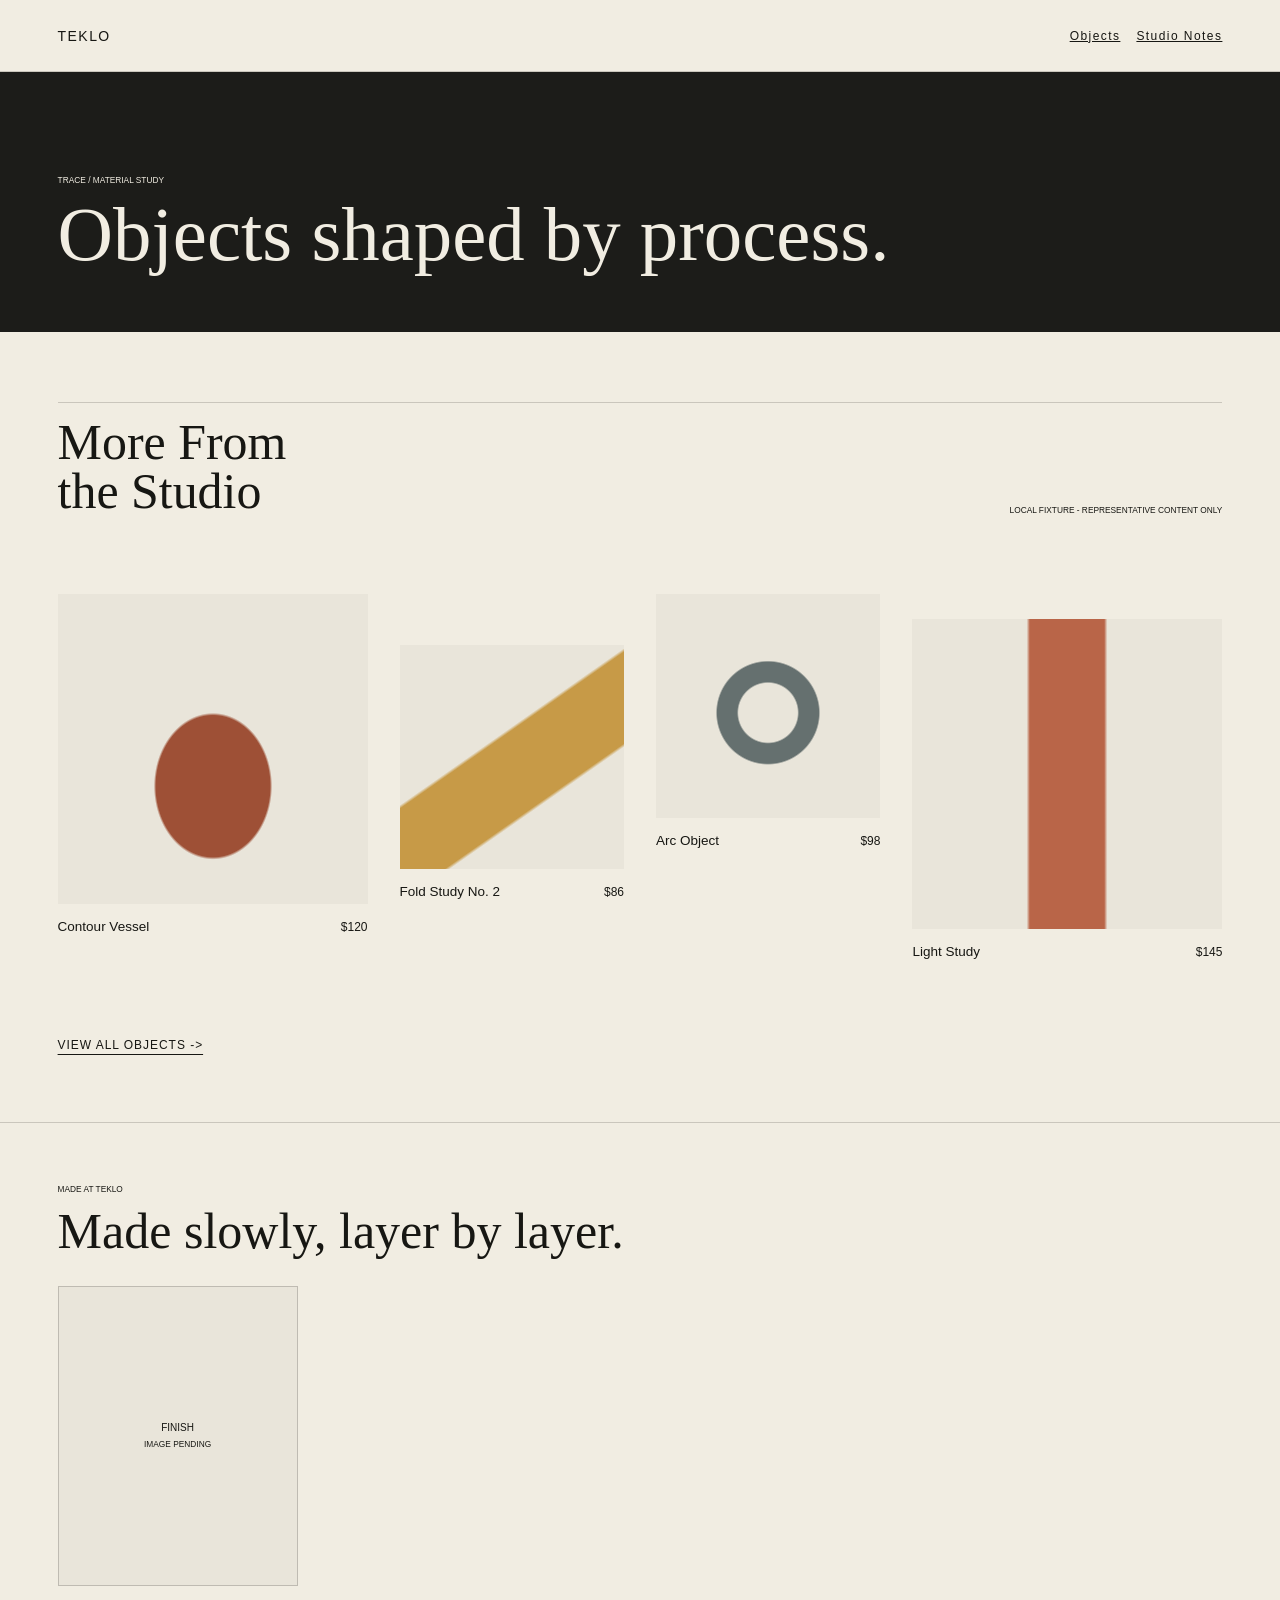
<file: review/fixture/index.html>
<!doctype html>
<html lang="en">
<head><meta charset="utf-8"><meta name="viewport" content="width=device-width, initial-scale=1"><title>Teklo fixture</title><link rel="stylesheet" href="fixture.css"></head>
<body>
  <header><b class="wordmark">TEKLO</b><nav aria-label="Primary"><a href="#studio">Objects</a><a href="#notes">Studio Notes</a></nav></header>
  <main>
    <section class="trace"><small>TRACE / MATERIAL STUDY</small><h1>Objects shaped by process.</h1></section>
    <section class="teklo-featured-collection" id="studio"><div class="collection">
      <div class="collection__title"><h2 class="title">More From the Studio</h2><small>LOCAL FIXTURE - REPRESENTATIVE CONTENT ONLY</small></div>
      <ul class="product-grid" role="list">
        <li><a class="card" href="#one"><span class="media a"></span><span class="info"><span class="card__heading">Contour Vessel</span><span class="price">$120</span></span></a></li>
        <li><a class="card" href="#two"><span class="media b"></span><span class="info"><span class="card__heading">Fold Study No. 2</span><span class="price">$86</span></span></a></li>
        <li><a class="card" href="#three"><span class="media c"></span><span class="info"><span class="card__heading">Arc Object</span><span class="price">$98</span></span></a></li>
        <li><a class="card" href="#four"><span class="media d"></span><span class="info"><span class="card__heading">Light Study</span><span class="price">$145</span></span></a></li>
      </ul>
      <div class="collection__view-all"><a class="link" href="#all">View all objects -&gt;</a></div>
    </div></section>
    <section class="notes" id="notes"><small>MADE AT TEKLO</small><h2>Made slowly, layer by layer.</h2><div class="process-placeholder" role="img" aria-label="Process image not yet supplied"><span>FINISH</span><small>IMAGE PENDING</small></div></section>
  </main>
</body>
</html>
</file>
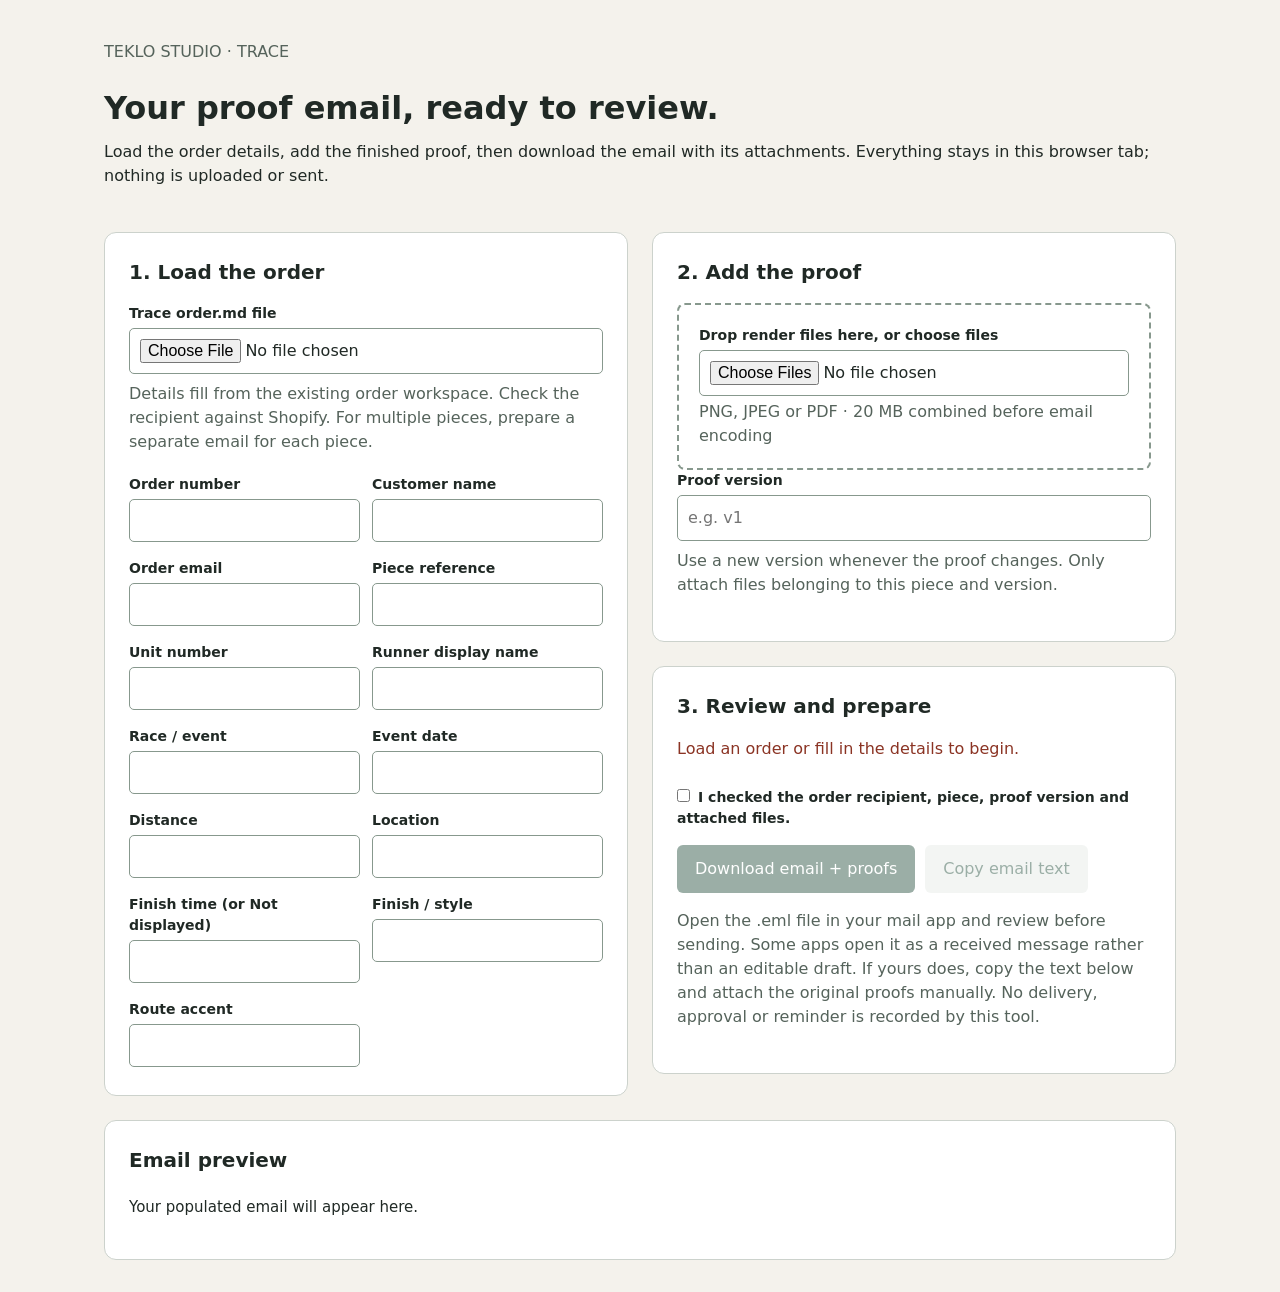
<file: tools/proof-email/index.html>
<!doctype html>
<html lang="en">
<head>
<meta charset="utf-8"><meta name="viewport" content="width=device-width,initial-scale=1">
<meta http-equiv="Content-Security-Policy" content="default-src 'none'; script-src 'self'; style-src 'unsafe-inline'; img-src blob: data:; connect-src 'none'; form-action 'none'; base-uri 'none'">
<title>Trace · Proof email</title>
<style>
*{box-sizing:border-box}body{margin:0;background:#f4f2ec;color:#202925;font:16px/1.5 system-ui,sans-serif}main{max-width:1120px;margin:auto;padding:32px 24px}h1{font-size:32px;margin:0 0 8px}h2{font-size:20px;margin:0 0 16px}p{margin:8px 0 20px}.muted{color:#55635b}.grid{display:grid;grid-template-columns:1fr 1fr;gap:24px}.card{background:white;border:1px solid #ccd2cc;border-radius:12px;padding:24px;margin-top:24px}.fields{display:grid;grid-template-columns:1fr 1fr;gap:12px}label{display:block;font-weight:600;font-size:14px}input{display:block;width:100%;font:inherit;padding:10px;border:1px solid #87988d;border-radius:5px;margin:4px 0}input[type=checkbox]{display:inline;width:auto;margin-right:8px}button{background:#244e3c;color:white;border:0;border-radius:6px;padding:12px 18px;font:inherit;cursor:pointer}button:disabled{opacity:.45;cursor:default}button.secondary{background:#e5ebe6;color:#244e3c}button:focus-visible,input:focus-visible{outline:3px solid #d97732;outline-offset:3px}.drop{padding:20px;border:2px dashed #87988d;border-radius:8px}.drop.over{background:#e5ebe6}pre{white-space:pre-wrap;overflow-wrap:anywhere;font:15px/1.65 system-ui,sans-serif}#status{min-height:28px;color:#8b3424}#files img{max-height:150px;max-width:100%;display:block;margin-top:10px}.actions{display:flex;gap:10px;flex-wrap:wrap;margin:16px 0}.full{grid-column:1/-1}@media(max-width:760px){.grid,.fields{grid-template-columns:1fr}main{padding:20px 14px}.card{padding:18px}}
</style>
<script src="core.js" defer></script><script src="app.js" defer></script>
</head>
<body><main>
<p class="muted">TEKLO STUDIO · TRACE</p><h1>Your proof email, ready to review.</h1>
<p>Load the order details, add the finished proof, then download the email with its attachments. Everything stays in this browser tab; nothing is uploaded or sent.</p>
<div class="grid">
<section class="card"><h2>1. Load the order</h2><label for="orderFile">Trace order.md file</label><input id="orderFile" type="file" accept=".md,.txt"><p class="muted">Details fill from the existing order workspace. Check the recipient against Shopify. For multiple pieces, prepare a separate email for each piece.</p>
<div class="fields" id="fields"></div></section>
<div><section class="card"><h2>2. Add the proof</h2><div class="drop" id="drop"><label for="proofFiles">Drop render files here, or choose files</label><input id="proofFiles" type="file" accept=".png,.jpg,.jpeg,.pdf" multiple><span class="muted">PNG, JPEG or PDF · 20 MB combined before email encoding</span></div><div id="files"></div><label for="version">Proof version</label><input id="version" placeholder="e.g. v1" required autocomplete="off"><p class="muted">Use a new version whenever the proof changes. Only attach files belonging to this piece and version.</p></section>
<section class="card"><h2>3. Review and prepare</h2><p id="status" role="status" aria-live="polite">Load an order or fill in the details to begin.</p><label><input id="review" type="checkbox">I checked the order recipient, piece, proof version and attached files.</label><div class="actions"><button id="download" disabled>Download email + proofs</button><button class="secondary" id="copy" disabled>Copy email text</button></div><p class="muted">Open the .eml file in your mail app and review before sending. Some apps open it as a received message rather than an editable draft. If yours does, copy the text below and attach the original proofs manually. No delivery, approval or reminder is recorded by this tool.</p></section></div>
</div>
<section class="card"><h2>Email preview</h2><p id="subject"></p><pre id="preview">Your populated email will appear here.</pre></section>
</main></body></html>
</file>
<file: review/fixture/fixture.css>
:root { --cream: #f1ede2; --ink: #171713; font-size: 10px; }
* { box-sizing: border-box; }
html, body { margin: 0; max-width: 100%; }
body { margin: 0; background: var(--cream); color: var(--ink); font-family: Arial, sans-serif; }
a { color: inherit; }
header { align-items: center; border-bottom: 1px solid #1717132e; display: flex; font-size: 1.2rem; gap: 2rem; height: 72px; justify-content: space-between; letter-spacing: .12em; padding: 0 4.5vw; }
header .wordmark { font-size: 1.4rem; font-weight: 500; line-height: 1; }
header nav { display: flex; flex-wrap: wrap; gap: .6rem 1.6rem; justify-content: flex-end; min-width: 0; text-align: right; }
header nav a { white-space: nowrap; }
.trace, .notes { padding: 6rem 4.5vw; }
.trace { background: #1c1c19; color: #f1ede2; display: flex; flex-direction: column; height: 260px; justify-content: end; }
.trace h1, .notes h2 { font: 400 clamp(3.8rem, 6vw, 8rem)/.95 Georgia, serif; margin: 1.4rem 0 0; max-width: 850px; }
.teklo-featured-collection { padding: 7rem 4.5vw; }
.collection { margin: auto; max-width: 1320px; min-width: 0; width: 100%; }
.collection__title { align-items: end; border-top: 1px solid #1717132e; display: grid; grid-template-columns: 1fr minmax(200px, .42fr); margin-bottom: clamp(4.8rem, 6vw, 8.8rem); padding-top: 16px; }
.collection__title .title { font: 400 clamp(3rem, 3.9vw, 5.6rem)/.98 Georgia, serif; margin: 0; max-width: 12ch; }
.collection__title small { justify-self: end; line-height: 1.5; }
.product-grid { display: grid; gap: clamp(3.2rem, 4vw, 6.4rem) clamp(2rem, 2.5vw, 4rem); grid-template-columns: repeat(14, minmax(0, 1fr)); list-style: none; margin: 0; max-width: 100%; padding: 0; }
.product-grid li { min-width: 0; }
.product-grid li:nth-child(4n+1), .product-grid li:nth-child(4n) { grid-column: span 4; }
.product-grid li:nth-child(4n+2), .product-grid li:nth-child(4n+3) { grid-column: span 3; }
.product-grid li:nth-child(4n+2) { padding-top: clamp(2.4rem, 4vw, 5.6rem); }
.product-grid li:nth-child(4n) { padding-top: clamp(1.2rem, 2vw, 3.2rem); }
.card { display: block; max-width: 100%; min-width: 0; text-decoration: none; }
.card:focus-visible, .link:focus-visible { outline: 2px solid var(--ink); outline-offset: 5px; }
.media { aspect-ratio: 1; background: #17171309 no-repeat; display: block; }
.a { background-image: radial-gradient(ellipse at 50% 62%, #9e5036 0 26%, transparent 27%); }
.b { background-image: linear-gradient(145deg, transparent 42%, #c79a47 43% 67%, transparent 68%); }
.c { background-image: radial-gradient(circle at 50% 53%, transparent 0 18%, #65706f 19% 31%, transparent 32%); }
.d { background-image: linear-gradient(90deg, transparent 37%, #b96548 38% 62%, transparent 63%); }
.info { display: grid; gap: 12px; grid-template-columns: minmax(0, 1fr) auto; padding-top: 14px; }
.card__heading { font-size: clamp(1.35rem, 1.05vw, 1.55rem); line-height: 1.35; }
.price { font-size: 1.2rem; line-height: 1.5; }
.collection__view-all { margin-top: clamp(4.8rem, 6vw, 8rem); }
.link { font-size: 1.2rem; letter-spacing: .08em; text-transform: uppercase; text-underline-offset: 5px; }
.notes { border-top: 1px solid #1717132e; min-height: 240px; }
.notes h2 { font-size: 5rem; }
.process-placeholder { align-items: center; aspect-ratio: 4/5; background: #17171309; border: 1px solid #17171333; display: flex; flex-direction: column; justify-content: center; margin-top: 3rem; max-width: 240px; }
.process-placeholder small { margin-top: .6rem; }
@media (max-width: 989px) {
  .product-grid { grid-template-columns: repeat(2, minmax(0, 1fr)); }
  .product-grid li:nth-child(n) { grid-column: auto; padding-top: 0; }
  .product-grid li:nth-child(even) { padding-top: 32px; }
}
@media (max-width: 749px) {
  header { height: 58px; padding: 0 20px; }
  header .wordmark { font-size: 1.4rem; font-weight: 500; line-height: 1; }
header nav { font-size: .9rem; line-height: 1.4; }
  .trace, .notes { padding: 2.4rem 20px; }
  .trace { height: 132px; }
  .trace h1 { font-size: 3.2rem; }
  .teklo-featured-collection { padding: 3.2rem 20px; }
  .collection__title { display: block; margin-bottom: 24px; padding-top: 10px; }
  .collection__title .title { font-size: 2.8rem; max-width: 11ch; }
  .collection__title small { display: block; font-size: .9rem; line-height: 1.4; margin-top: 10px; overflow-wrap: anywhere; }
  .product-grid { gap: 20px 12px; width: 100%; }
  .product-grid li:nth-child(even) { padding-top: 16px; }
  .info { display: block; padding-top: 7px; }
  .card__heading, .price { display: block; }
  .card__heading { font-size: 1.25rem; hyphens: auto; overflow-wrap: anywhere; }
  .price { font-size: 1.1rem; margin-top: 2px; }
  .collection__view-all { margin-top: 28px; }
  .notes h2 { font-size: 3.5rem; }
}
.capture-mobile body,.capture-mobile header,.capture-mobile .trace,.capture-mobile .notes,.capture-mobile .teklo-featured-collection{width:390px;max-width:390px}.capture-mobile .collection__title small{max-width:140px;text-align:right}
.capture-mobile header,.capture-mobile .trace{display:none}
.capture-desktop header,.capture-desktop .trace{display:none}
</file>
